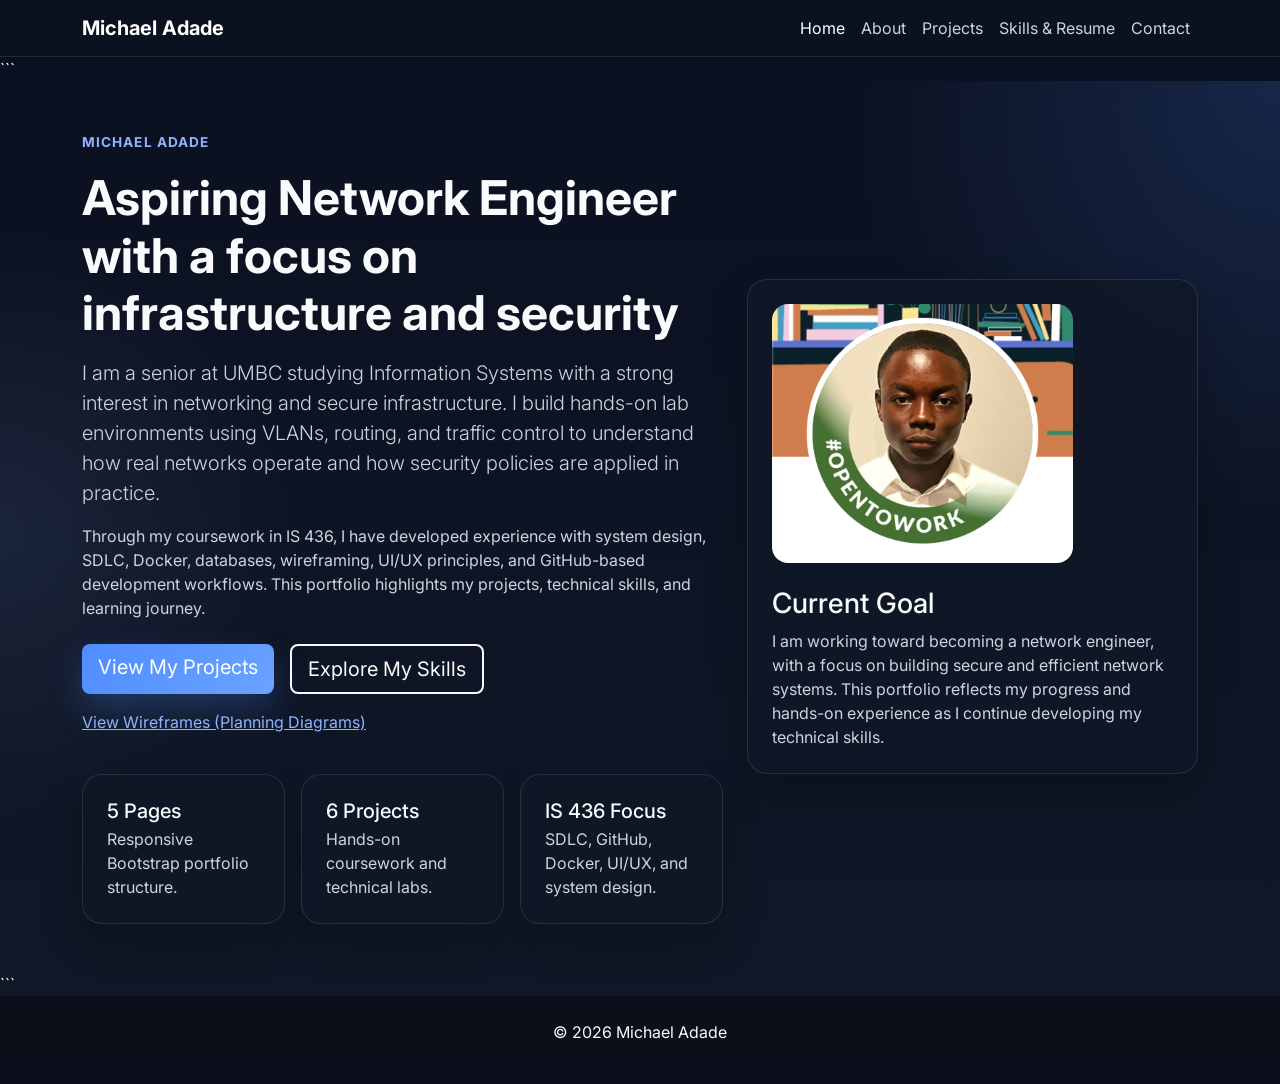
<file: index.html>
<!DOCTYPE html>

<html lang="en">
<head>
  <meta charset="UTF-8">
  <meta name="viewport" content="width=device-width, initial-scale=1.0">
  <title>Michael Adade | Portfolio</title>
  <meta name="description" content="Professional portfolio for Michael Adade showcasing skills, projects, and IS 436 learning outcomes.">
  <link href="https://cdn.jsdelivr.net/npm/bootstrap@5.3.3/dist/css/bootstrap.min.css" rel="stylesheet">
  <link href="https://fonts.googleapis.com/css2?family=Inter:wght@400;500;600;700;800&display=swap" rel="stylesheet">
  <link rel="stylesheet" href="assets/css/styles.css">
</head>

<body>
  <a class="skip-link" href="#main-content">Skip to main content</a>

  <nav class="navbar navbar-expand-lg navbar-dark sticky-top shadow-sm custom-nav">
    <div class="container">
      <a class="navbar-brand fw-bold" href="index.html">Michael Adade</a>
      <button class="navbar-toggler" type="button" data-bs-toggle="collapse" data-bs-target="#navMenu">
        <span class="navbar-toggler-icon"></span>
      </button>
      <div class="collapse navbar-collapse" id="navMenu">
        <ul class="navbar-nav ms-auto">
          <li class="nav-item"><a class="nav-link active" href="index.html">Home</a></li>
          <li class="nav-item"><a class="nav-link" href="about.html">About</a></li>
          <li class="nav-item"><a class="nav-link" href="portfolio.html">Projects</a></li>
          <li class="nav-item"><a class="nav-link" href="skills.html">Skills & Resume</a></li>
          <li class="nav-item"><a class="nav-link" href="contact.html">Contact</a></li>
        </ul>
      </div>
    </div>
  </nav>

  <main id="main-content">

```
<section class="hero-section py-5">
  <div class="container">
    <div class="row align-items-center g-4">

      <div class="col-lg-7">
        <span class="eyebrow">Michael Adade</span>

        <h1 class="display-5 fw-bold mt-3">
          Aspiring Network Engineer with a focus on infrastructure and security
        </h1>

        <p class="lead text-secondary mt-3">
          I am a senior at UMBC studying Information Systems with a strong interest in networking and secure infrastructure. I build hands-on lab environments using VLANs, routing, and traffic control to understand how real networks operate and how security policies are applied in practice.
        </p>

        <p class="text-secondary">
          Through my coursework in IS 436, I have developed experience with system design, SDLC, Docker, databases, wireframing, UI/UX principles, and GitHub-based development workflows. This portfolio highlights my projects, technical skills, and learning journey.
        </p>

        <div class="d-flex flex-wrap gap-3 mt-4">
          <a href="portfolio.html" class="btn btn-brand btn-lg">View My Projects</a>
          <a href="skills.html" class="btn btn-outline-light btn-lg border-2">Explore My Skills</a>
        </div>

        <div class="mt-3">
          <a href="wireframes.pdf" target="_blank" class="text-decoration-underline">
            View Wireframes (Planning Diagrams)
          </a>
        </div>

        <div class="hero-metrics row row-cols-1 row-cols-sm-3 g-3 mt-4">
          <div class="col">
            <div class="metric-card h-100">
              <h2 class="h5 mb-1">5 Pages</h2>
              <p class="mb-0 text-secondary">Responsive Bootstrap portfolio structure.</p>
            </div>
          </div>

          <div class="col">
            <div class="metric-card h-100">
              <h2 class="h5 mb-1">6 Projects</h2>
              <p class="mb-0 text-secondary">Hands-on coursework and technical labs.</p>
            </div>
          </div>

          <div class="col">
            <div class="metric-card h-100">
              <h2 class="h5 mb-1">IS 436 Focus</h2>
              <p class="mb-0 text-secondary">SDLC, GitHub, Docker, UI/UX, and system design.</p>
            </div>
          </div>
        </div>
      </div>

      <div class="col-lg-5">
        <div class="profile-panel p-4">
          <img src="assets/img/michael.png" class="img-fluid rounded-4 mb-4 w-75" alt="Portrait of Michael Adade">

          <h2 class="h3">Current Goal</h2>
          <p class="text-secondary mb-0">
            I am working toward becoming a network engineer, with a focus on building secure and efficient network systems. This portfolio reflects my progress and hands-on experience as I continue developing my technical skills.
          </p>
        </div>
      </div>

    </div>
  </div>
</section>
```

  </main>

  <footer class="text-center py-4">
    <p>© 2026 Michael Adade</p>
  </footer>

  <script src="https://cdn.jsdelivr.net/npm/bootstrap@5.3.3/dist/js/bootstrap.bundle.min.js"></script>

</body>
</html>
</file>
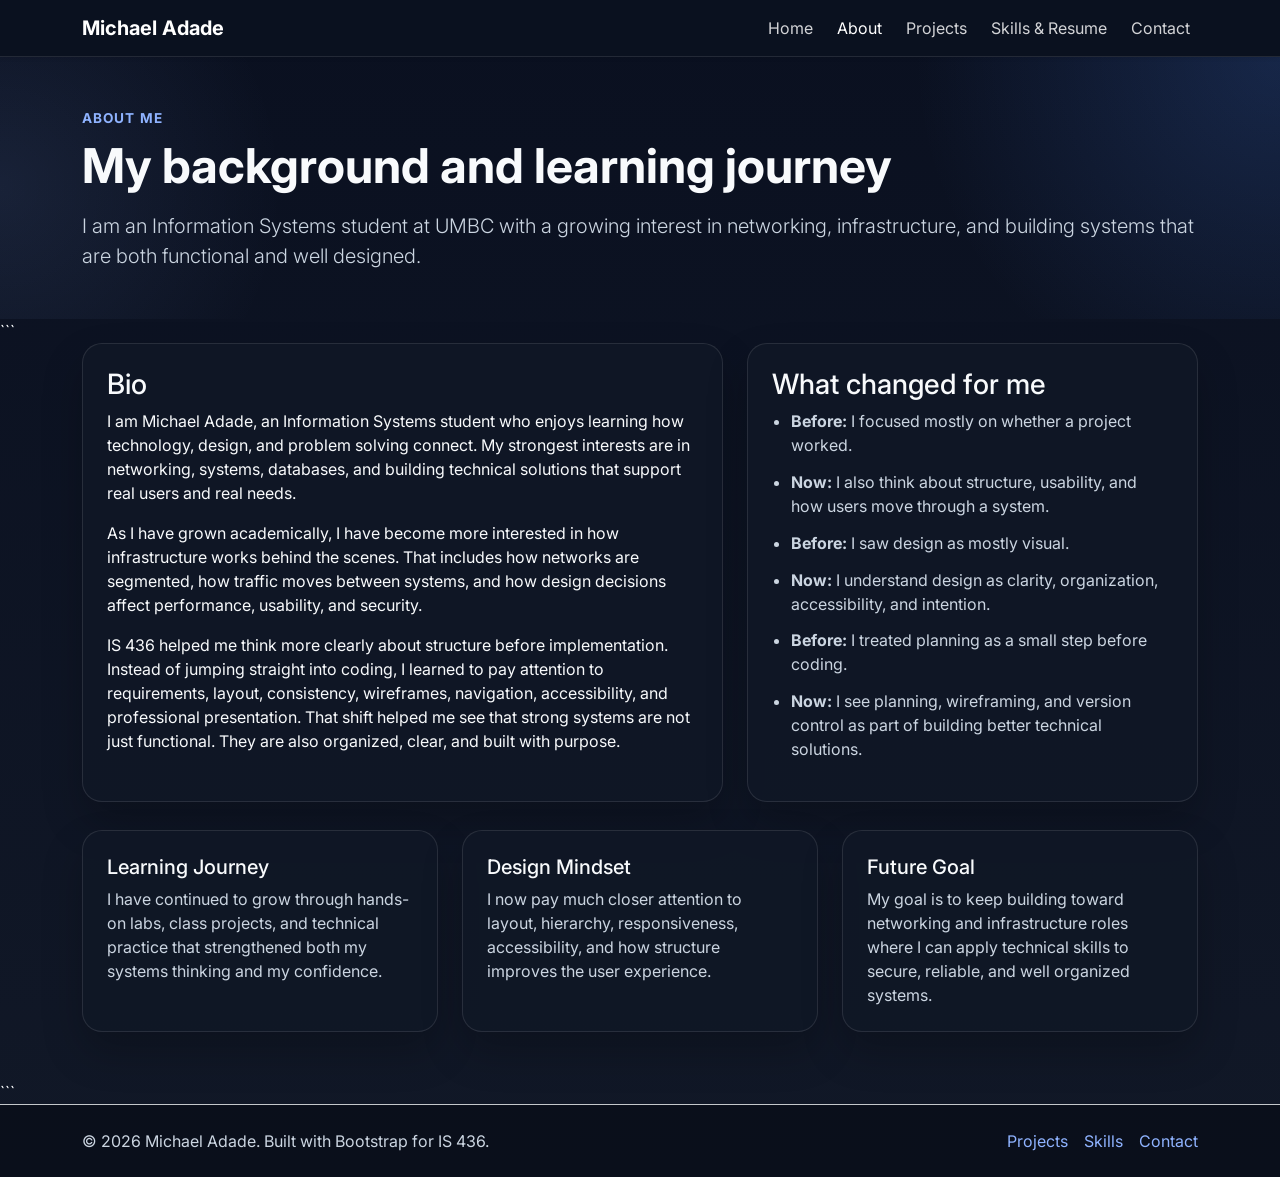
<file: about.html>
<!DOCTYPE html>

<html lang="en">
<head>
  <meta charset="UTF-8">
  <meta name="viewport" content="width=device-width, initial-scale=1.0">
  <title>About Me | Michael Adade</title>
  <meta name="description" content="About Michael Adade, background, learning journey, and growth in IS 436.">
  <link href="https://cdn.jsdelivr.net/npm/bootstrap@5.3.3/dist/css/bootstrap.min.css" rel="stylesheet">
  <link rel="preconnect" href="https://fonts.googleapis.com">
  <link rel="preconnect" href="https://fonts.gstatic.com" crossorigin>
  <link href="https://fonts.googleapis.com/css2?family=Inter:wght@400;500;600;700;800&display=swap" rel="stylesheet">
  <link rel="stylesheet" href="assets/css/styles.css">
</head>
<body>
  <a class="skip-link" href="#main-content">Skip to main content</a>

  <nav class="navbar navbar-expand-lg navbar-dark sticky-top shadow-sm custom-nav" aria-label="Primary navigation">
    <div class="container">
      <a class="navbar-brand fw-bold" href="index.html">Michael Adade</a>
      <button class="navbar-toggler" type="button" data-bs-toggle="collapse" data-bs-target="#navMenu" aria-controls="navMenu" aria-expanded="false" aria-label="Toggle navigation">
        <span class="navbar-toggler-icon"></span>
      </button>
      <div class="collapse navbar-collapse" id="navMenu">
        <ul class="navbar-nav ms-auto align-items-lg-center gap-lg-2">
          <li class="nav-item"><a class="nav-link" href="index.html">Home</a></li>
          <li class="nav-item"><a class="nav-link active" href="about.html">About</a></li>
          <li class="nav-item"><a class="nav-link" href="portfolio.html">Projects</a></li>
          <li class="nav-item"><a class="nav-link" href="skills.html">Skills & Resume</a></li>
          <li class="nav-item"><a class="nav-link" href="contact.html">Contact</a></li>
        </ul>
      </div>
    </div>
  </nav>

  <main id="main-content">
    <section class="page-hero py-5">
      <div class="container">
        <span class="eyebrow">About Me</span>
        <h1 class="display-5 fw-bold mt-2">My background and learning journey</h1>
        <p class="lead text-secondary mt-3 mb-0">
          I am an Information Systems student at UMBC with a growing interest in networking, infrastructure, and building systems that are both functional and well designed.
        </p>
      </div>
    </section>

```
<section class="pb-5">
  <div class="container">
    <div class="row g-4">
      <div class="col-lg-7">
        <div class="content-panel h-100">
          <h2 class="h3">Bio</h2>
          <p>
            I am Michael Adade, an Information Systems student who enjoys learning how technology, design, and problem solving connect. My strongest interests are in networking, systems, databases, and building technical solutions that support real users and real needs.
          </p>
          <p>
            As I have grown academically, I have become more interested in how infrastructure works behind the scenes. That includes how networks are segmented, how traffic moves between systems, and how design decisions affect performance, usability, and security.
          </p>
          <p>
            IS 436 helped me think more clearly about structure before implementation. Instead of jumping straight into coding, I learned to pay attention to requirements, layout, consistency, wireframes, navigation, accessibility, and professional presentation. That shift helped me see that strong systems are not just functional. They are also organized, clear, and built with purpose.
          </p>
        </div>
      </div>

      <div class="col-lg-5">
        <div class="content-panel h-100">
          <h2 class="h3">What changed for me</h2>
          <ul class="timeline-list">
            <li><strong>Before:</strong> I focused mostly on whether a project worked.</li>
            <li><strong>Now:</strong> I also think about structure, usability, and how users move through a system.</li>
            <li><strong>Before:</strong> I saw design as mostly visual.</li>
            <li><strong>Now:</strong> I understand design as clarity, organization, accessibility, and intention.</li>
            <li><strong>Before:</strong> I treated planning as a small step before coding.</li>
            <li><strong>Now:</strong> I see planning, wireframing, and version control as part of building better technical solutions.</li>
          </ul>
        </div>
      </div>
    </div>

    <div class="row g-4 mt-1">
      <div class="col-md-4">
        <div class="info-card h-100">
          <h3 class="h5">Learning Journey</h3>
          <p class="text-secondary mb-0">
            I have continued to grow through hands-on labs, class projects, and technical practice that strengthened both my systems thinking and my confidence.
          </p>
        </div>
      </div>

      <div class="col-md-4">
        <div class="info-card h-100">
          <h3 class="h5">Design Mindset</h3>
          <p class="text-secondary mb-0">
            I now pay much closer attention to layout, hierarchy, responsiveness, accessibility, and how structure improves the user experience.
          </p>
        </div>
      </div>

      <div class="col-md-4">
        <div class="info-card h-100">
          <h3 class="h5">Future Goal</h3>
          <p class="text-secondary mb-0">
            My goal is to keep building toward networking and infrastructure roles where I can apply technical skills to secure, reliable, and well organized systems.
          </p>
        </div>
      </div>
    </div>
  </div>
</section>
```

  </main>

  <footer class="py-4 border-top border-secondary-subtle">
    <div class="container d-flex flex-column flex-md-row justify-content-between align-items-md-center gap-2">
      <p class="mb-0 text-secondary">© 2026 Michael Adade. Built with Bootstrap for IS 436.</p>
      <div class="d-flex gap-3">
        <a href="portfolio.html">Projects</a>
        <a href="skills.html">Skills</a>
        <a href="contact.html">Contact</a>
      </div>
    </div>
  </footer>

  <script src="https://cdn.jsdelivr.net/npm/bootstrap@5.3.3/dist/js/bootstrap.bundle.min.js"></script>

  <script src="assets/js/main.js"></script>

</body>
</html>
</file>
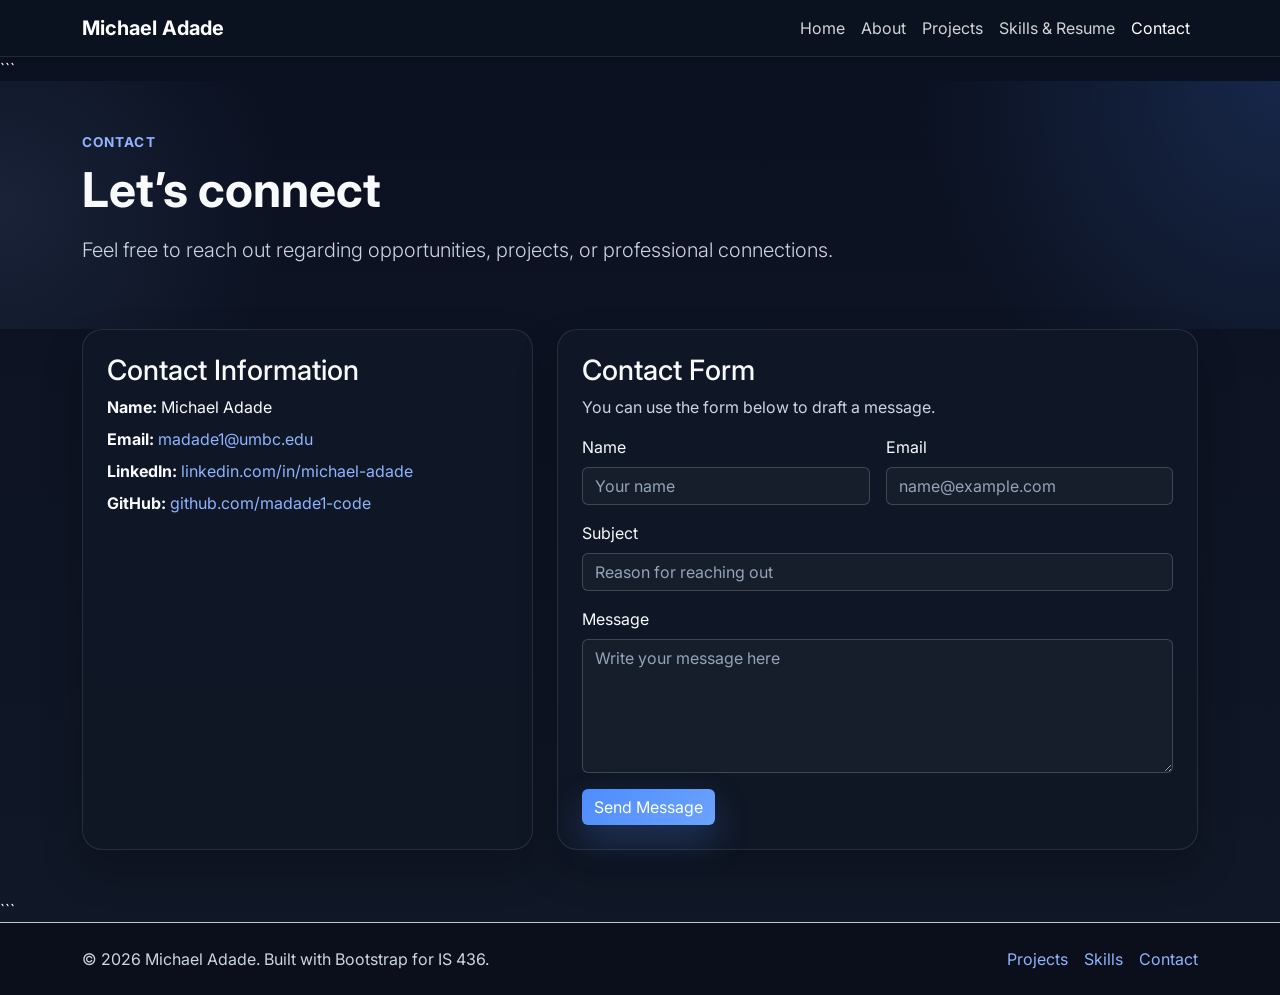
<file: contact.html>
<!DOCTYPE html>

<html lang="en">
<head>
  <meta charset="UTF-8">
  <meta name="viewport" content="width=device-width, initial-scale=1.0">
  <title>Contact | Michael Adade</title>
  <meta name="description" content="Contact information for Michael Adade.">
  <link href="https://cdn.jsdelivr.net/npm/bootstrap@5.3.3/dist/css/bootstrap.min.css" rel="stylesheet">
  <link href="https://fonts.googleapis.com/css2?family=Inter:wght@400;500;600;700;800&display=swap" rel="stylesheet">
  <link rel="stylesheet" href="assets/css/styles.css">
</head>

<body>
  <a class="skip-link" href="#main-content">Skip to main content</a>

  <nav class="navbar navbar-expand-lg navbar-dark sticky-top shadow-sm custom-nav">
    <div class="container">
      <a class="navbar-brand fw-bold" href="index.html">Michael Adade</a>
      <button class="navbar-toggler" type="button" data-bs-toggle="collapse" data-bs-target="#navMenu">
        <span class="navbar-toggler-icon"></span>
      </button>
      <div class="collapse navbar-collapse" id="navMenu">
        <ul class="navbar-nav ms-auto">
          <li class="nav-item"><a class="nav-link" href="index.html">Home</a></li>
          <li class="nav-item"><a class="nav-link" href="about.html">About</a></li>
          <li class="nav-item"><a class="nav-link" href="portfolio.html">Projects</a></li>
          <li class="nav-item"><a class="nav-link" href="skills.html">Skills & Resume</a></li>
          <li class="nav-item"><a class="nav-link active" href="contact.html">Contact</a></li>
        </ul>
      </div>
    </div>
  </nav>

  <main id="main-content">

```
<section class="page-hero py-5">
  <div class="container">
    <span class="eyebrow">Contact</span>
    <h1 class="display-5 fw-bold mt-2">Let’s connect</h1>
    <p class="lead text-secondary mt-3">
      Feel free to reach out regarding opportunities, projects, or professional connections.
    </p>
  </div>
</section>

<section class="pb-5">
  <div class="container">
    <div class="row g-4">

      <!-- Contact Info -->
      <div class="col-lg-5">
        <div class="content-panel h-100">
          <h2 class="h3">Contact Information</h2>

          <p class="mb-2"><strong>Name:</strong> Michael Adade</p>

          <p class="mb-2">
            <strong>Email:</strong>
            <a href="mailto:madade1@umbc.edu">
              madade1@umbc.edu
            </a>
          </p>

          <p class="mb-2">
            <strong>LinkedIn:</strong>
            <a href="https://www.linkedin.com/in/michael-adade" target="_blank">
              linkedin.com/in/michael-adade
            </a>
          </p>

          <p class="mb-0">
            <strong>GitHub:</strong>
            <a href="https://github.com/madade1-code" target="_blank">
              github.com/madade1-code
            </a>
          </p>

        </div>
      </div>

      <!-- Contact Form -->
      <div class="col-lg-7">
        <div class="content-panel h-100">
          <h2 class="h3">Contact Form</h2>

          <p class="text-secondary">
            You can use the form below to draft a message.
          </p>

          <form>
            <div class="row g-3">

              <div class="col-md-6">
                <label for="name" class="form-label">Name</label>
                <input type="text" class="form-control" id="name" placeholder="Your name">
              </div>

              <div class="col-md-6">
                <label for="email" class="form-label">Email</label>
                <input type="email" class="form-control" id="email" placeholder="name@example.com">
              </div>

              <div class="col-12">
                <label for="subject" class="form-label">Subject</label>
                <input type="text" class="form-control" id="subject" placeholder="Reason for reaching out">
              </div>

              <div class="col-12">
                <label for="message" class="form-label">Message</label>
                <textarea class="form-control" id="message" rows="5" placeholder="Write your message here"></textarea>
              </div>

              <div class="col-12">
                <button type="submit" class="btn btn-brand">Send Message</button>
              </div>

            </div>
          </form>

        </div>
      </div>

    </div>
  </div>
</section>
```

  </main>

  <footer class="py-4 border-top border-secondary-subtle">
    <div class="container d-flex flex-column flex-md-row justify-content-between align-items-md-center gap-2">
      <p class="mb-0 text-secondary">© 2026 Michael Adade. Built with Bootstrap for IS 436.</p>
      <div class="d-flex gap-3">
        <a href="portfolio.html">Projects</a>
        <a href="skills.html">Skills</a>
        <a href="contact.html">Contact</a>
      </div>
    </div>
  </footer>

  <script src="https://cdn.jsdelivr.net/npm/bootstrap@5.3.3/dist/js/bootstrap.bundle.min.js"></script>

</body>
</html>
</file>
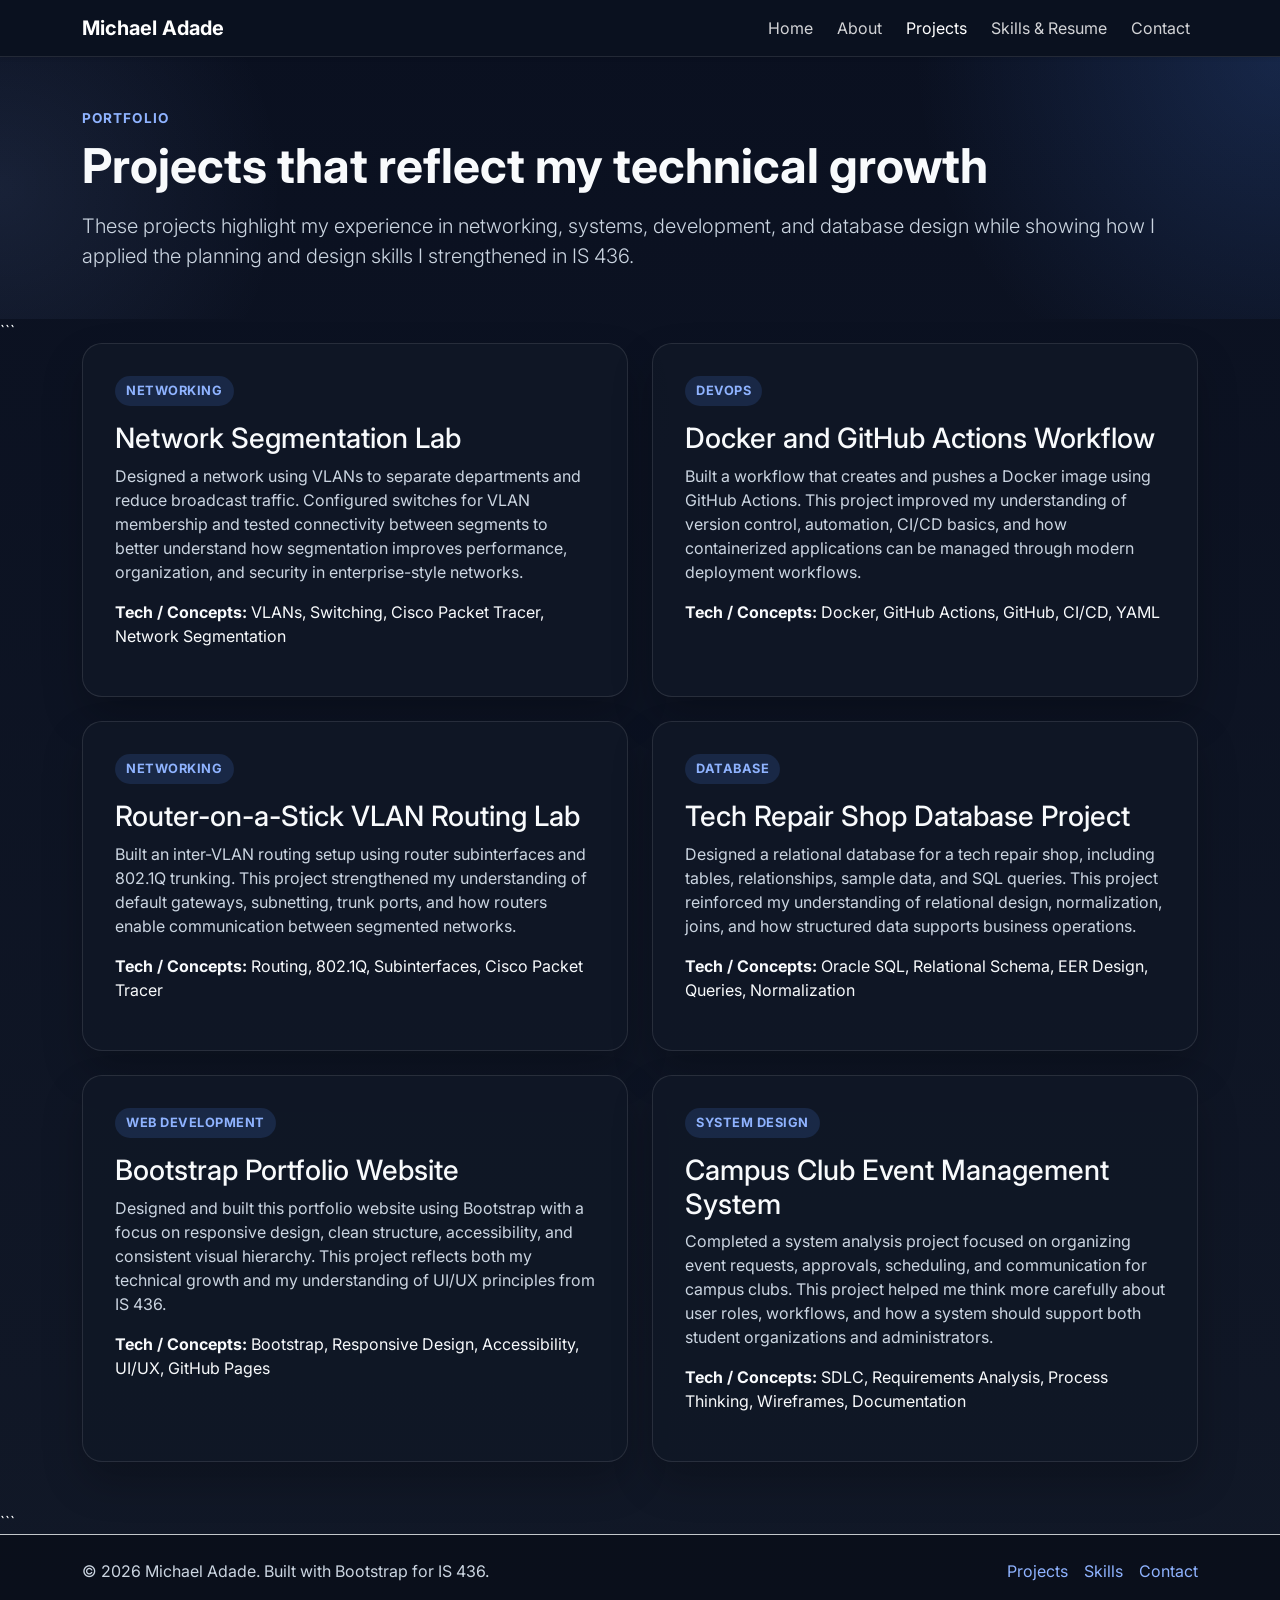
<file: portfolio.html>
<!DOCTYPE html>

<html lang="en">
<head>
  <meta charset="UTF-8">
  <meta name="viewport" content="width=device-width, initial-scale=1.0">
  <title>Projects | Michael Adade</title>
  <meta name="description" content="Portfolio projects by Michael Adade including networking, Docker, database, and web development work.">
  <link href="https://cdn.jsdelivr.net/npm/bootstrap@5.3.3/dist/css/bootstrap.min.css" rel="stylesheet">
  <link rel="preconnect" href="https://fonts.googleapis.com">
  <link rel="preconnect" href="https://fonts.gstatic.com" crossorigin>
  <link href="https://fonts.googleapis.com/css2?family=Inter:wght@400;500;600;700;800&display=swap" rel="stylesheet">
  <link rel="stylesheet" href="assets/css/styles.css">
</head>
<body>
  <a class="skip-link" href="#main-content">Skip to main content</a>

  <nav class="navbar navbar-expand-lg navbar-dark sticky-top shadow-sm custom-nav" aria-label="Primary navigation">
    <div class="container">
      <a class="navbar-brand fw-bold" href="index.html">Michael Adade</a>
      <button class="navbar-toggler" type="button" data-bs-toggle="collapse" data-bs-target="#navMenu" aria-controls="navMenu" aria-expanded="false" aria-label="Toggle navigation">
        <span class="navbar-toggler-icon"></span>
      </button>
      <div class="collapse navbar-collapse" id="navMenu">
        <ul class="navbar-nav ms-auto align-items-lg-center gap-lg-2">
          <li class="nav-item"><a class="nav-link" href="index.html">Home</a></li>
          <li class="nav-item"><a class="nav-link" href="about.html">About</a></li>
          <li class="nav-item"><a class="nav-link active" href="portfolio.html">Projects</a></li>
          <li class="nav-item"><a class="nav-link" href="skills.html">Skills & Resume</a></li>
          <li class="nav-item"><a class="nav-link" href="contact.html">Contact</a></li>
        </ul>
      </div>
    </div>
  </nav>

  <main id="main-content">
    <section class="page-hero py-5">
      <div class="container">
        <span class="eyebrow">Portfolio</span>
        <h1 class="display-5 fw-bold mt-2">Projects that reflect my technical growth</h1>
        <p class="lead text-secondary mt-3 mb-0">
          These projects highlight my experience in networking, systems, development, and database design while showing how I applied the planning and design skills I strengthened in IS 436.
        </p>
      </div>
    </section>

```
<section class="pb-5">
  <div class="container">
    <div class="row g-4">

      <div class="col-lg-6">
        <article class="project-card h-100">
          <span class="project-tag">Networking</span>
          <h2 class="h3 mt-3">Network Segmentation Lab</h2>
          <p class="text-secondary">
            Designed a network using VLANs to separate departments and reduce broadcast traffic. Configured switches for VLAN membership and tested connectivity between segments to better understand how segmentation improves performance, organization, and security in enterprise-style networks.
          </p>
          <p><strong>Tech / Concepts:</strong> VLANs, Switching, Cisco Packet Tracer, Network Segmentation</p>
        </article>
      </div>

      <div class="col-lg-6">
        <article class="project-card h-100">
          <span class="project-tag">DevOps</span>
          <h2 class="h3 mt-3">Docker and GitHub Actions Workflow</h2>
          <p class="text-secondary">
            Built a workflow that creates and pushes a Docker image using GitHub Actions. This project improved my understanding of version control, automation, CI/CD basics, and how containerized applications can be managed through modern deployment workflows.
          </p>
          <p><strong>Tech / Concepts:</strong> Docker, GitHub Actions, GitHub, CI/CD, YAML</p>
        </article>
      </div>

      <div class="col-lg-6">
        <article class="project-card h-100">
          <span class="project-tag">Networking</span>
          <h2 class="h3 mt-3">Router-on-a-Stick VLAN Routing Lab</h2>
          <p class="text-secondary">
            Built an inter-VLAN routing setup using router subinterfaces and 802.1Q trunking. This project strengthened my understanding of default gateways, subnetting, trunk ports, and how routers enable communication between segmented networks.
          </p>
          <p><strong>Tech / Concepts:</strong> Routing, 802.1Q, Subinterfaces, Cisco Packet Tracer</p>
        </article>
      </div>

      <div class="col-lg-6">
        <article class="project-card h-100">
          <span class="project-tag">Database</span>
          <h2 class="h3 mt-3">Tech Repair Shop Database Project</h2>
          <p class="text-secondary">
            Designed a relational database for a tech repair shop, including tables, relationships, sample data, and SQL queries. This project reinforced my understanding of relational design, normalization, joins, and how structured data supports business operations.
          </p>
          <p><strong>Tech / Concepts:</strong> Oracle SQL, Relational Schema, EER Design, Queries, Normalization</p>
        </article>
      </div>

      <div class="col-lg-6">
        <article class="project-card h-100">
          <span class="project-tag">Web Development</span>
          <h2 class="h3 mt-3">Bootstrap Portfolio Website</h2>
          <p class="text-secondary">
            Designed and built this portfolio website using Bootstrap with a focus on responsive design, clean structure, accessibility, and consistent visual hierarchy. This project reflects both my technical growth and my understanding of UI/UX principles from IS 436.
          </p>
          <p><strong>Tech / Concepts:</strong> Bootstrap, Responsive Design, Accessibility, UI/UX, GitHub Pages</p>
        </article>
      </div>

      <div class="col-lg-6">
        <article class="project-card h-100">
          <span class="project-tag">System Design</span>
          <h2 class="h3 mt-3">Campus Club Event Management System</h2>
          <p class="text-secondary">
            Completed a system analysis project focused on organizing event requests, approvals, scheduling, and communication for campus clubs. This project helped me think more carefully about user roles, workflows, and how a system should support both student organizations and administrators.
          </p>
          <p><strong>Tech / Concepts:</strong> SDLC, Requirements Analysis, Process Thinking, Wireframes, Documentation</p>
        </article>
      </div>

    </div>
  </div>
</section>
```

  </main>

  <footer class="py-4 border-top border-secondary-subtle">
    <div class="container d-flex flex-column flex-md-row justify-content-between align-items-md-center gap-2">
      <p class="mb-0 text-secondary">© 2026 Michael Adade. Built with Bootstrap for IS 436.</p>
      <div class="d-flex gap-3">
        <a href="portfolio.html">Projects</a>
        <a href="skills.html">Skills</a>
        <a href="contact.html">Contact</a>
      </div>
    </div>
  </footer>

  <script src="https://cdn.jsdelivr.net/npm/bootstrap@5.3.3/dist/js/bootstrap.bundle.min.js"></script>

  <script src="assets/js/main.js"></script>

</body>
</html>
</file>
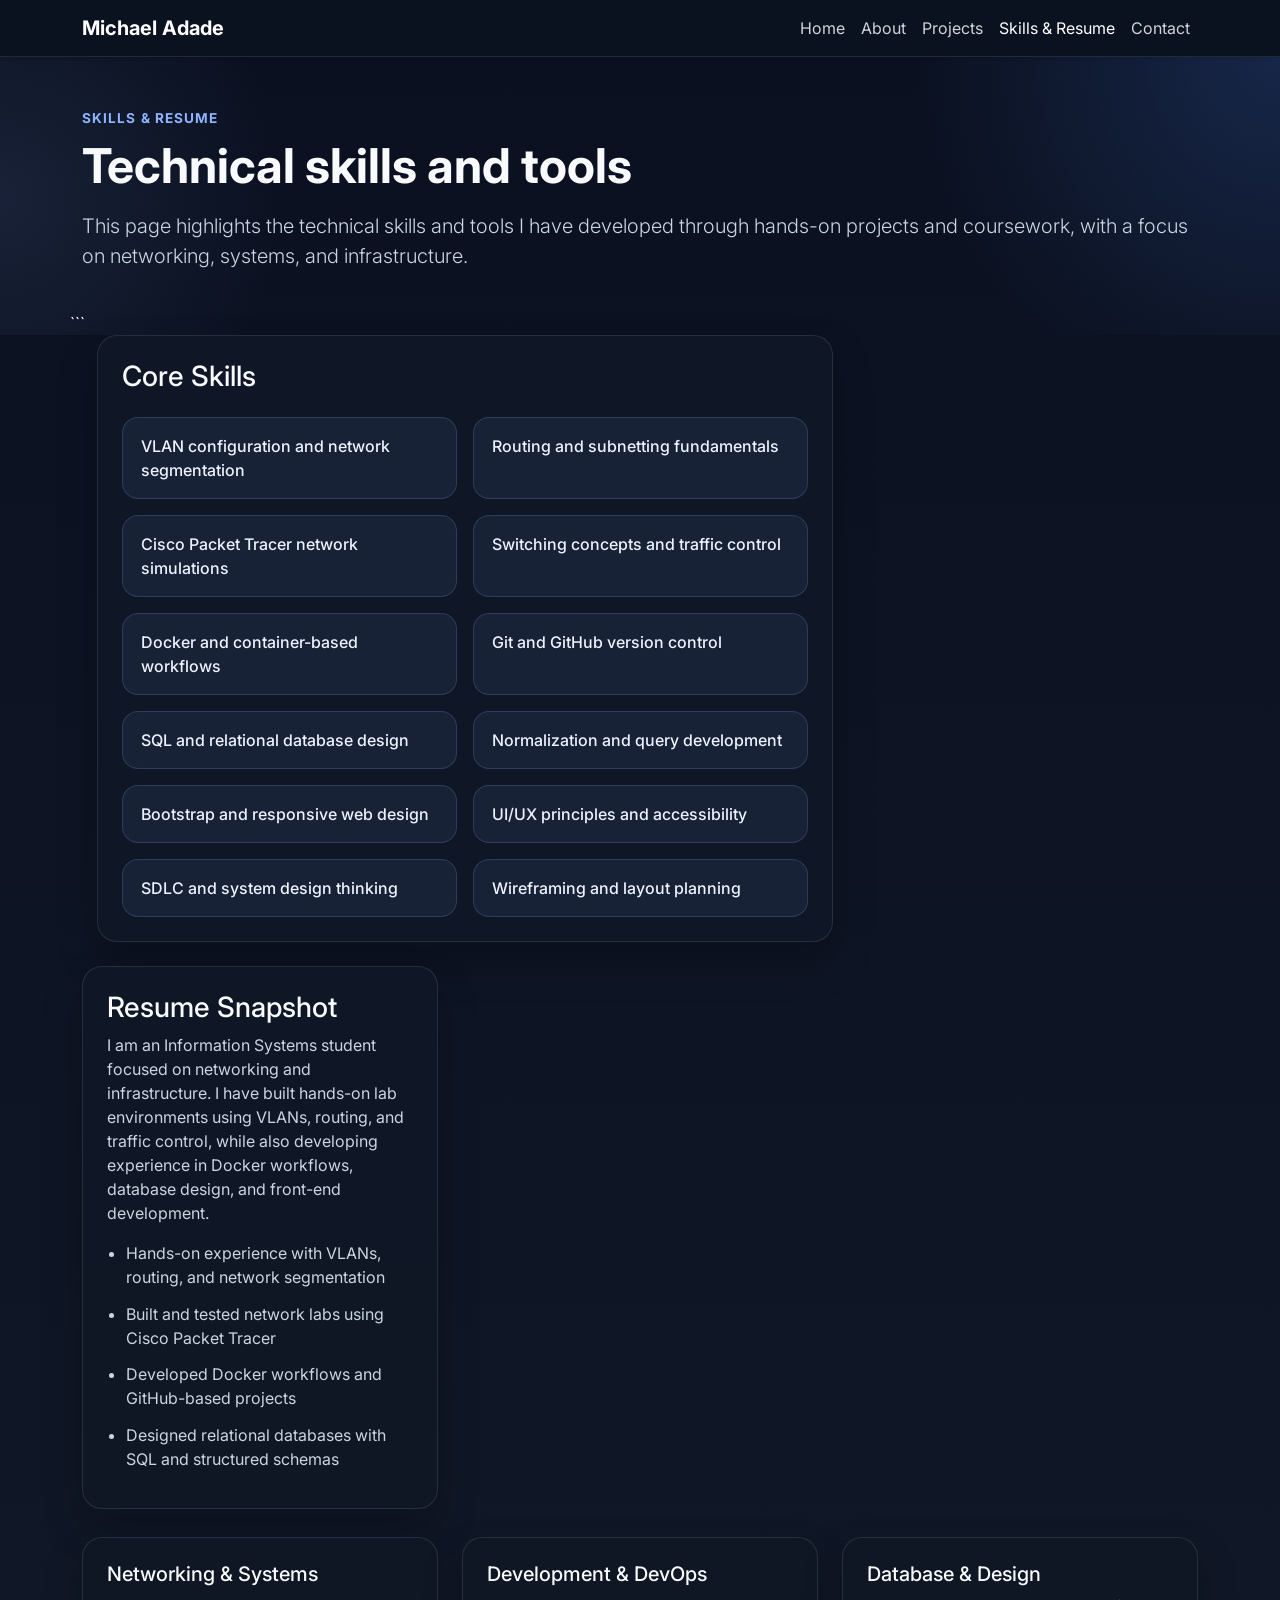
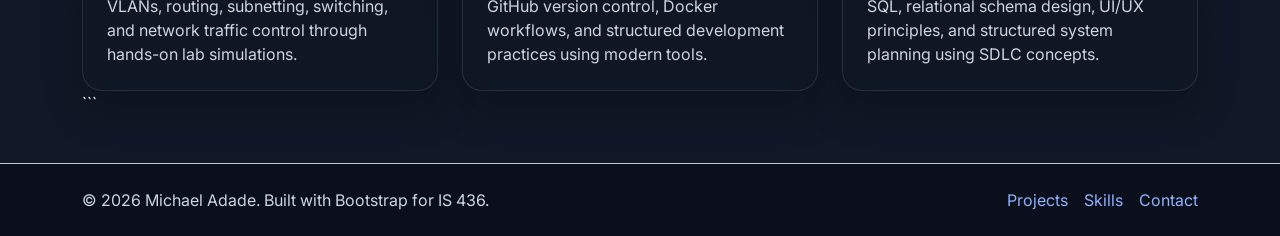
<file: skills.html>
<!DOCTYPE html>

<html lang="en">
<head>
  <meta charset="UTF-8">
  <meta name="viewport" content="width=device-width, initial-scale=1.0">
  <title>Skills & Resume | Michael Adade</title>
  <meta name="description" content="Skills, tools, and resume overview for Michael Adade.">
  <link href="https://cdn.jsdelivr.net/npm/bootstrap@5.3.3/dist/css/bootstrap.min.css" rel="stylesheet">
  <link href="https://fonts.googleapis.com/css2?family=Inter:wght@400;500;600;700;800&display=swap" rel="stylesheet">
  <link rel="stylesheet" href="assets/css/styles.css">
</head>

<body>

<a class="skip-link" href="#main-content">Skip to main content</a>

<nav class="navbar navbar-expand-lg navbar-dark sticky-top shadow-sm custom-nav">
  <div class="container">
    <a class="navbar-brand fw-bold" href="index.html">Michael Adade</a>
    <button class="navbar-toggler" type="button" data-bs-toggle="collapse" data-bs-target="#navMenu">
      <span class="navbar-toggler-icon"></span>
    </button>
    <div class="collapse navbar-collapse" id="navMenu">
      <ul class="navbar-nav ms-auto">
        <li class="nav-item"><a class="nav-link" href="index.html">Home</a></li>
        <li class="nav-item"><a class="nav-link" href="about.html">About</a></li>
        <li class="nav-item"><a class="nav-link" href="portfolio.html">Projects</a></li>
        <li class="nav-item"><a class="nav-link active" href="skills.html">Skills & Resume</a></li>
        <li class="nav-item"><a class="nav-link" href="contact.html">Contact</a></li>
      </ul>
    </div>
  </div>
</nav>

<main id="main-content">

<section class="page-hero py-5">
  <div class="container">
    <span class="eyebrow">Skills & Resume</span>
    <h1 class="display-5 fw-bold mt-2">Technical skills and tools</h1>
    <p class="lead text-secondary mt-3">
      This page highlights the technical skills and tools I have developed through hands-on projects and coursework, with a focus on networking, systems, and infrastructure.
    </p>
  </div>
</section>

<section class="pb-5">
  <div class="container">
    <div class="row g-4">

```
  <!-- Core Skills -->
  <div class="col-lg-8">
    <div class="content-panel h-100">
      <h2 class="h3 mb-4">Core Skills</h2>

      <div class="row g-3">

        <div class="col-md-6"><div class="skill-pill">VLAN configuration and network segmentation</div></div>
        <div class="col-md-6"><div class="skill-pill">Routing and subnetting fundamentals</div></div>
        <div class="col-md-6"><div class="skill-pill">Cisco Packet Tracer network simulations</div></div>
        <div class="col-md-6"><div class="skill-pill">Switching concepts and traffic control</div></div>

        <div class="col-md-6"><div class="skill-pill">Docker and container-based workflows</div></div>
        <div class="col-md-6"><div class="skill-pill">Git and GitHub version control</div></div>

        <div class="col-md-6"><div class="skill-pill">SQL and relational database design</div></div>
        <div class="col-md-6"><div class="skill-pill">Normalization and query development</div></div>

        <div class="col-md-6"><div class="skill-pill">Bootstrap and responsive web design</div></div>
        <div class="col-md-6"><div class="skill-pill">UI/UX principles and accessibility</div></div>

        <div class="col-md-6"><div class="skill-pill">SDLC and system design thinking</div></div>
        <div class="col-md-6"><div class="skill-pill">Wireframing and layout planning</div></div>

      </div>
    </div>
  </div>

  <!-- Resume -->
  <div class="col-lg-4">
    <div class="content-panel h-100">
      <h2 class="h3">Resume Snapshot</h2>

      <p class="text-secondary">
        I am an Information Systems student focused on networking and infrastructure. I have built hands-on lab environments using VLANs, routing, and traffic control, while also developing experience in Docker workflows, database design, and front-end development.
      </p>

      <ul class="timeline-list mb-0">
        <li>Hands-on experience with VLANs, routing, and network segmentation</li>
        <li>Built and tested network labs using Cisco Packet Tracer</li>
        <li>Developed Docker workflows and GitHub-based projects</li>
        <li>Designed relational databases with SQL and structured schemas</li>
      </ul>
    </div>
  </div>

</div>

<!-- Additional Categories -->
<div class="row g-4 mt-1">

  <div class="col-md-4">
    <div class="info-card h-100">
      <h3 class="h5">Networking & Systems</h3>
      <p class="text-secondary mb-0">
        VLANs, routing, subnetting, switching, and network traffic control through hands-on lab simulations.
      </p>
    </div>
  </div>

  <div class="col-md-4">
    <div class="info-card h-100">
      <h3 class="h5">Development & DevOps</h3>
      <p class="text-secondary mb-0">
        GitHub version control, Docker workflows, and structured development practices using modern tools.
      </p>
    </div>
  </div>

  <div class="col-md-4">
    <div class="info-card h-100">
      <h3 class="h5">Database & Design</h3>
      <p class="text-secondary mb-0">
        SQL, relational schema design, UI/UX principles, and structured system planning using SDLC concepts.
      </p>
    </div>
  </div>

</div>
```

  </div>
</section>

</main>

<footer class="py-4 border-top border-secondary-subtle">
  <div class="container d-flex flex-column flex-md-row justify-content-between align-items-md-center gap-2">
    <p class="mb-0 text-secondary">© 2026 Michael Adade. Built with Bootstrap for IS 436.</p>
    <div class="d-flex gap-3">
      <a href="portfolio.html">Projects</a>
      <a href="skills.html">Skills</a>
      <a href="contact.html">Contact</a>
    </div>
  </div>
</footer>

<script src="https://cdn.jsdelivr.net/npm/bootstrap@5.3.3/dist/js/bootstrap.bundle.min.js"></script>

</body>
</html>
</file>
<file: assets/css/styles.css>
:root {
  --bg: #0b1220;
  --bg-soft: #121b2d;
  --panel: #111827;
  --panel-soft: #172036;
  --brand: #4f8cff;
  --brand-soft: #8fb3ff;
  --text: #f8fafc;
  --muted: #cbd5e1;
  --border: rgba(255, 255, 255, 0.1);
}

html {
  scroll-behavior: smooth;
}

body {
  font-family: 'Inter', sans-serif;
  background: linear-gradient(180deg, #0a1020 0%, #111827 100%);
  color: var(--text);
}

a {
  color: var(--brand-soft);
  text-decoration: none;
}

a:hover,
a:focus {
  color: #ffffff;
}

.custom-nav {
  background: rgba(11, 18, 32, 0.92);
  backdrop-filter: blur(10px);
  border-bottom: 1px solid var(--border);
}

.navbar .nav-link {
  color: rgba(255,255,255,0.82);
}

.navbar .nav-link.active,
.navbar .nav-link:hover,
.navbar .nav-link:focus {
  color: #fff;
}

.skip-link {
  position: absolute;
  top: -50px;
  left: 1rem;
  background: #fff;
  color: #000;
  padding: 0.75rem 1rem;
  border-radius: 0.5rem;
  z-index: 1000;
}

.skip-link:focus {
  top: 1rem;
}

.hero-section,
.page-hero {
  background:
    radial-gradient(circle at top right, rgba(79, 140, 255, 0.18), transparent 28%),
    radial-gradient(circle at left center, rgba(143, 179, 255, 0.1), transparent 22%);
}

.py-lg-6 {
  padding-top: 6rem;
  padding-bottom: 6rem;
}

.eyebrow {
  display: inline-block;
  color: var(--brand-soft);
  font-weight: 700;
  letter-spacing: 0.08em;
  text-transform: uppercase;
  font-size: 0.85rem;
}

.text-secondary {
  color: var(--muted) !important;
}

.btn-brand {
  background: linear-gradient(135deg, var(--brand), #6aa3ff);
  border: none;
  color: #fff;
  box-shadow: 0 16px 35px rgba(79, 140, 255, 0.25);
}

.btn-brand:hover,
.btn-brand:focus {
  background: linear-gradient(135deg, #4279e0, #5b93f5);
  color: #fff;
}

.profile-panel,
.info-card,
.outcome-card,
.content-panel,
.project-card,
.metric-card {
  background: rgba(17, 24, 39, 0.82);
  border: 1px solid var(--border);
  border-radius: 1.25rem;
  padding: 1.5rem;
  box-shadow: 0 20px 40px rgba(0, 0, 0, 0.22);
}

.bg-panel {
  background: rgba(255, 255, 255, 0.02);
  border-top: 1px solid var(--border);
  border-bottom: 1px solid var(--border);
}

.project-card {
  padding: 2rem;
}

.project-tag {
  display: inline-block;
  padding: 0.35rem 0.7rem;
  border-radius: 999px;
  background: rgba(79, 140, 255, 0.15);
  color: var(--brand-soft);
  font-size: 0.8rem;
  font-weight: 700;
  letter-spacing: 0.04em;
  text-transform: uppercase;
}

.skill-pill {
  background: rgba(143, 179, 255, 0.08);
  border: 1px solid rgba(143, 179, 255, 0.18);
  border-radius: 1rem;
  padding: 1rem 1.1rem;
  height: 100%;
  color: #eef2ff;
  font-weight: 500;
}

.timeline-list {
  padding-left: 1.2rem;
}

.timeline-list li {
  margin-bottom: 0.8rem;
  color: var(--muted);
}

.form-control {
  background: rgba(255,255,255,0.03);
  border: 1px solid rgba(255,255,255,0.18);
  color: var(--text);
}

.form-control::placeholder {
  color: #94a3b8;
}

.form-control:focus {
  background: rgba(255,255,255,0.05);
  color: var(--text);
  border-color: var(--brand);
  box-shadow: 0 0 0 0.25rem rgba(79, 140, 255, 0.18);
}

footer {
  background: rgba(8, 12, 22, 0.7);
}

@media (max-width: 767.98px) {
  .display-5,
  .display-6 {
    font-size: 2.2rem;
  }

  .project-card,
  .content-panel,
  .profile-panel,
  .info-card,
  .outcome-card,
  .metric-card {
    padding: 1.25rem;
  }
}
</file>
